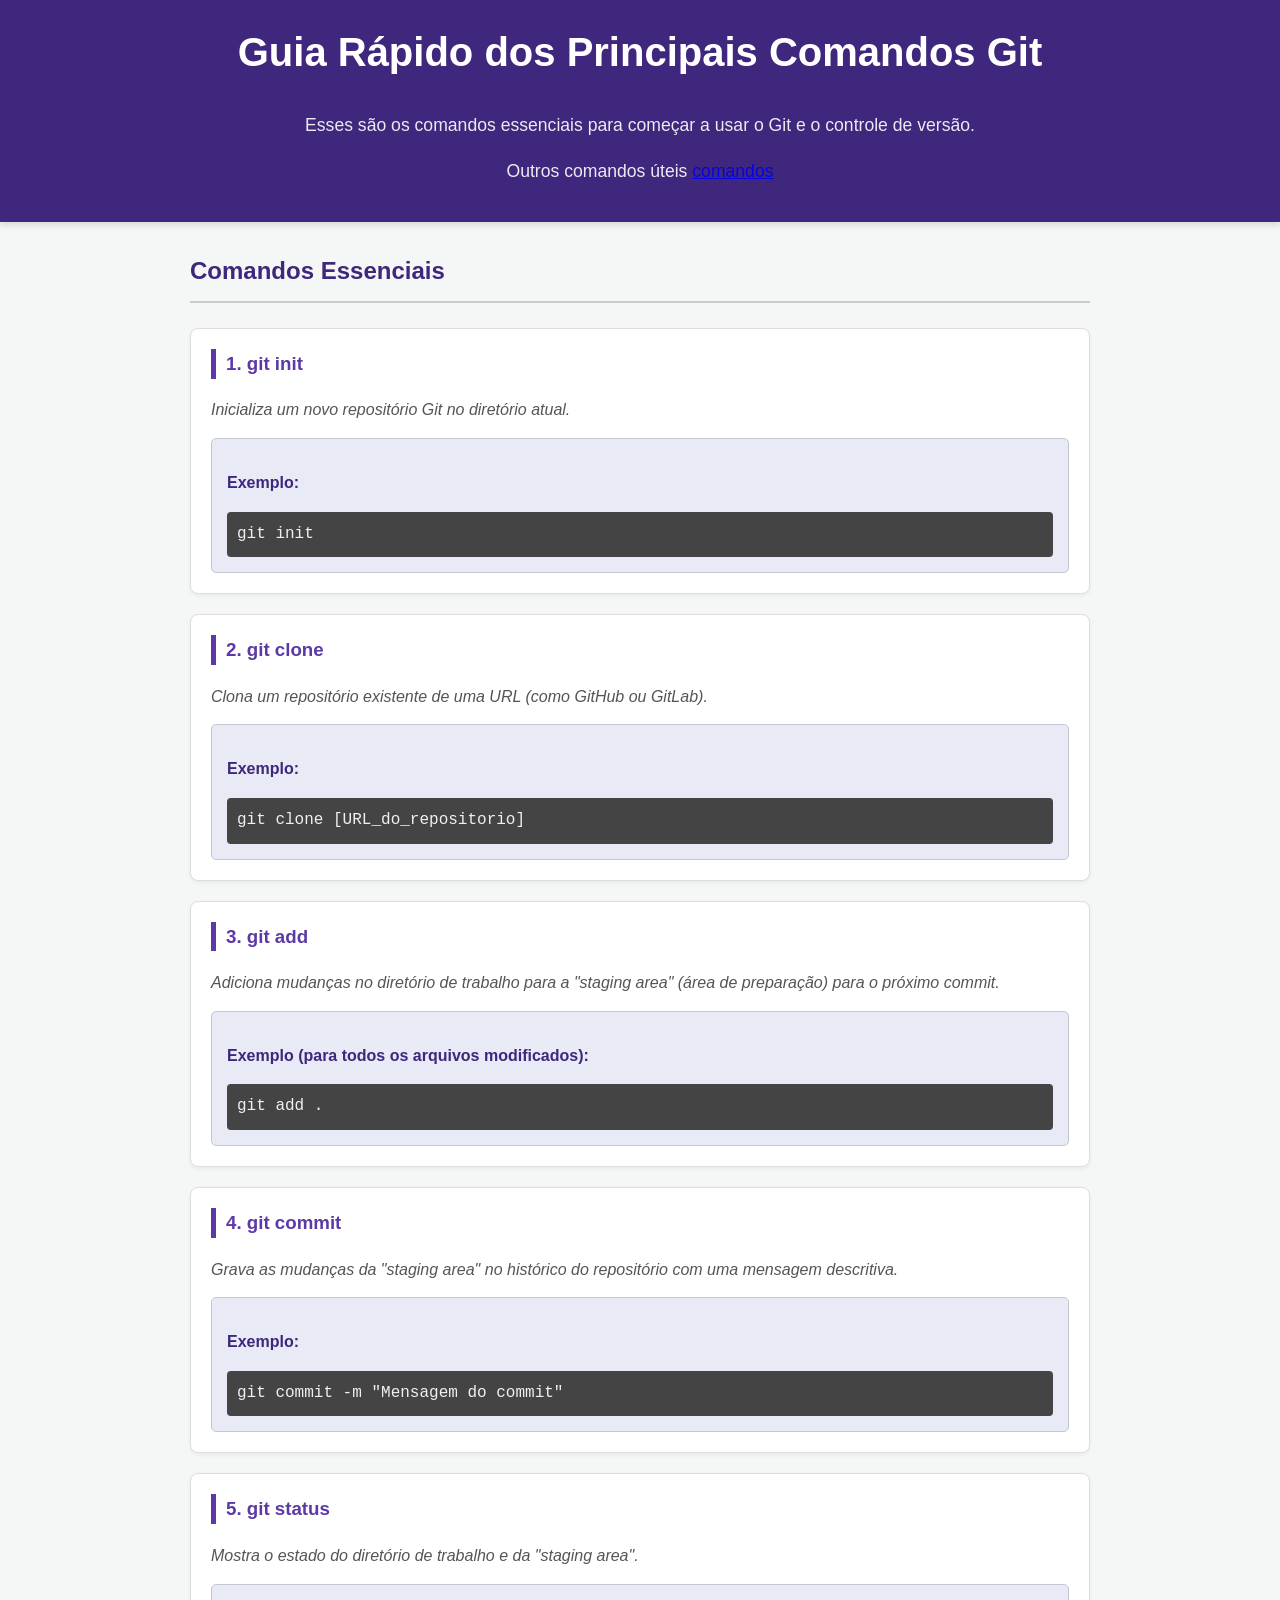
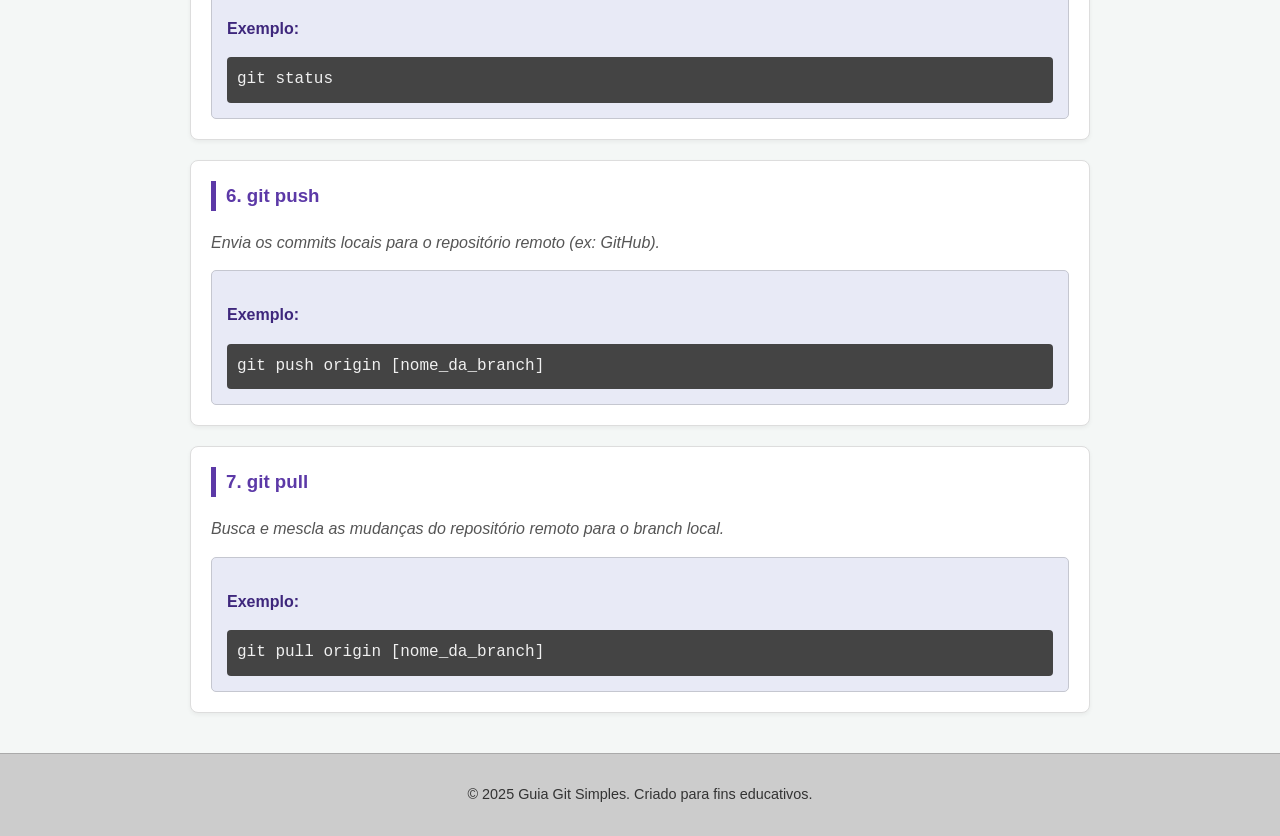
<file: index.html>
<!DOCTYPE html>
<html lang="pt-BR">
  <head>
    <meta charset="UTF-8" />
    <meta name="viewport" content="width=device-width, initial-scale=1.0" />
    <title>Guia Rápido dos Principais Comandos Git</title>
    <link rel="stylesheet" href="styles.css" />
  </head>
  <body>
    <header>
      <h1>Guia Rápido dos Principais Comandos Git</h1>
      <p>
        Esses são os comandos essenciais para começar a usar o Git e o controle
        de versão.
      </p>
      <p>Outros comandos úteis <a href="outros.html">comandos</a></p>
    </header>

    <main>
      <section id="comandos">
        <h2>Comandos Essenciais</h2>

        <div class="comando-item">
          <h3>1. git init</h3>
          <p class="descricao">
            Inicializa um novo repositório Git no diretório atual.
          </p>
          <div class="exemplo">
            <p><strong>Exemplo:</strong></p>
            <pre><code>git init</code></pre>
          </div>
        </div>

        <div class="comando-item">
          <h3>2. git clone</h3>
          <p class="descricao">
            Clona um repositório existente de uma URL (como GitHub ou GitLab).
          </p>
          <div class="exemplo">
            <p><strong>Exemplo:</strong></p>
            <pre><code>git clone [URL_do_repositorio]</code></pre>
          </div>
        </div>

        <div class="comando-item">
          <h3>3. git add</h3>
          <p class="descricao">
            Adiciona mudanças no diretório de trabalho para a "staging area"
            (área de preparação) para o próximo commit.
          </p>
          <div class="exemplo">
            <p>
              <strong>Exemplo (para todos os arquivos modificados):</strong>
            </p>
            <pre><code>git add .</code></pre>
          </div>
        </div>

        <div class="comando-item">
          <h3>4. git commit</h3>
          <p class="descricao">
            Grava as mudanças da "staging area" no histórico do repositório com
            uma mensagem descritiva.
          </p>
          <div class="exemplo">
            <p><strong>Exemplo:</strong></p>
            <pre><code>git commit -m "Mensagem do commit"</code></pre>
          </div>
        </div>

        <div class="comando-item">
          <h3>5. git status</h3>
          <p class="descricao">
            Mostra o estado do diretório de trabalho e da "staging area".
          </p>
          <div class="exemplo">
            <p><strong>Exemplo:</strong></p>
            <pre><code>git status</code></pre>
          </div>
        </div>

        <div class="comando-item">
          <h3>6. git push</h3>
          <p class="descricao">
            Envia os commits locais para o repositório remoto (ex: GitHub).
          </p>
          <div class="exemplo">
            <p><strong>Exemplo:</strong></p>
            <pre><code>git push origin [nome_da_branch]</code></pre>
          </div>
        </div>

        <div class="comando-item">
          <h3>7. git pull</h3>
          <p class="descricao">
            Busca e mescla as mudanças do repositório remoto para o branch
            local.
          </p>
          <div class="exemplo">
            <p><strong>Exemplo:</strong></p>
            <pre><code>git pull origin [nome_da_branch]</code></pre>
          </div>
        </div>
      </section>
    </main>

    <footer>
      <p>&copy; 2025 Guia Git Simples. Criado para fins educativos.</p>
    </footer>
  </body>
</html>
</file>
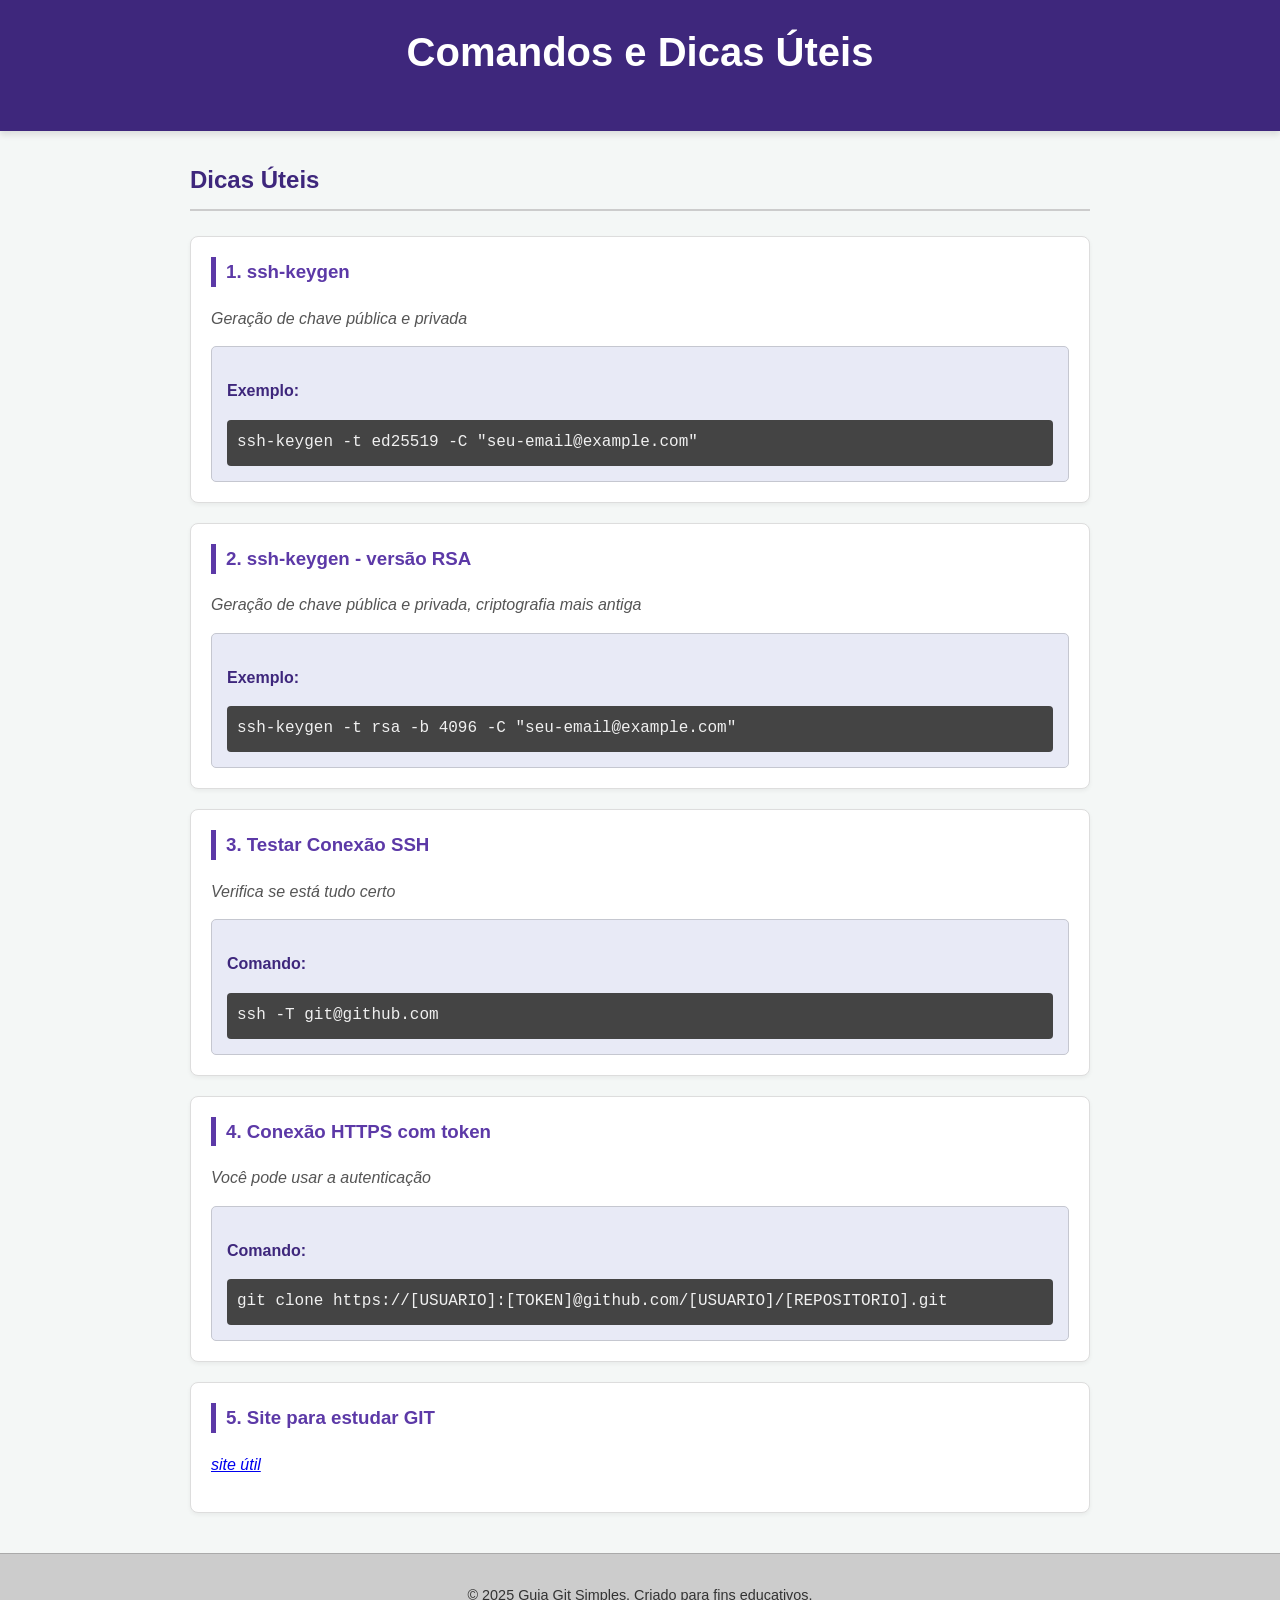
<file: outros.html>
<!DOCTYPE html>
<html lang="pt-BR">
  <head>
    <meta charset="UTF-8" />
    <meta name="viewport" content="width=device-width, initial-scale=1.0" />
    <title>Guia Rápido dos Principais Comandos Git</title>
    <link rel="stylesheet" href="styles.css" />
  </head>
  <body>
    <header>
      <h1>Comandos e Dicas Úteis</h1>
    </header>

    <main>
      <section id="comandos">
        <h2>Dicas Úteis</h2>

        <div class="comando-item">
          <h3>1. ssh-keygen</h3>
          <p class="descricao">
            Geração de chave pública e privada
          </p>
          <div class="exemplo">
            <p><strong>Exemplo:</strong></p>
            <pre><code>ssh-keygen -t ed25519 -C "seu-email@example.com"</code></pre>
          </div>
        </div>

        <div class="comando-item">
          <h3>2. ssh-keygen - versão RSA</h3>
          <p class="descricao">
            Geração de chave pública e privada, criptografia mais antiga
          </p>
          <div class="exemplo">
            <p><strong>Exemplo:</strong></p>
            <pre><code>ssh-keygen -t rsa -b 4096 -C "seu-email@example.com"</code></pre>
          </div>
        </div>

        <div class="comando-item">
          <h3>3. Testar Conexão SSH</h3>
          <p class="descricao">
            Verifica se está tudo certo
          </p>
          <div class="exemplo">
            <p>
              <strong>Comando:</strong>
            </p>
            <pre><code>ssh -T git@github.com</code></pre>
          </div>
        </div>

        <div class="comando-item">
          <h3>4. Conexão HTTPS com token</h3>
          <p class="descricao">
            Você pode usar a autenticação
          </p>
          <div class="exemplo">
            <p><strong>Comando:</strong></p>
            <pre><code>git clone https://[USUARIO]:[TOKEN]@github.com/[USUARIO]/[REPOSITORIO].git</code></pre>
          </div>
        </div>

        <div class="comando-item">
          <h3>5. Site para estudar GIT</h3>
          <p class="descricao">
            <a href="https://git-school.github.io/visualizing-git/">site útil</a>
          </p>
        </div>
      </section>
    </main>

    <footer>
      <p>&copy; 2025 Guia Git Simples. Criado para fins educativos.</p>
    </footer>
  </body>
</html>
</file>
<file: styles.css>
body {
  font-family: "Arial", sans-serif;
  margin: 0;
  padding: 0;
  background-color: #f4f7f6;
  color: #333;
  line-height: 1.6;
}

header {
  background-color: #3e277c;
  color: white;
  padding: 20px;
  text-align: center;
  box-shadow: 0 4px 6px rgba(0, 0, 0, 0.1);
}

header h1 {
  margin-top: 0;
  font-size: 2.5em;
}

header p {
  font-size: 1.1em;
  opacity: 0.9;
}

main {
  max-width: 900px;
  margin: 30px auto;
  padding: 0 20px;
}

h2 {
  color: #3e277c;
  border-bottom: 2px solid #ccc;
  padding-bottom: 10px;
  margin-bottom: 25px;
}

.comando-item {
  background-color: white;
  border: 1px solid #ddd;
  border-radius: 8px;
  padding: 20px;
  margin-bottom: 20px;
  box-shadow: 0 2px 4px rgba(0, 0, 0, 0.05);
}

.comando-item h3 {
  color: #5c39a7;
  margin-top: 0;
  border-left: 5px solid #5c39a7;
  padding-left: 10px;
}

.descricao {
  font-style: italic;
  color: #555;
  margin-bottom: 15px;
}

.exemplo {
  background-color: #e8eaf6;
  padding: 15px;
  border-radius: 5px;
  border: 1px solid #c5c7d0;
  margin-top: 10px;
}

.exemplo p strong {
  color: #3e277c;
  display: block;
  margin-bottom: 5px;
}

pre {
  background-color: #444;
  color: #f0f0f0;
  padding: 10px;
  border-radius: 4px;
  overflow-x: auto;
  margin: 0;
}

code {
  font-family: "Consolas", "Monaco", monospace;
}

footer {
  text-align: center;
  padding: 15px;
  background-color: #ccc;
  color: #333;
  font-size: 0.9em;
  margin-top: 40px;
  border-top: 1px solid #aaa;
}
</file>
